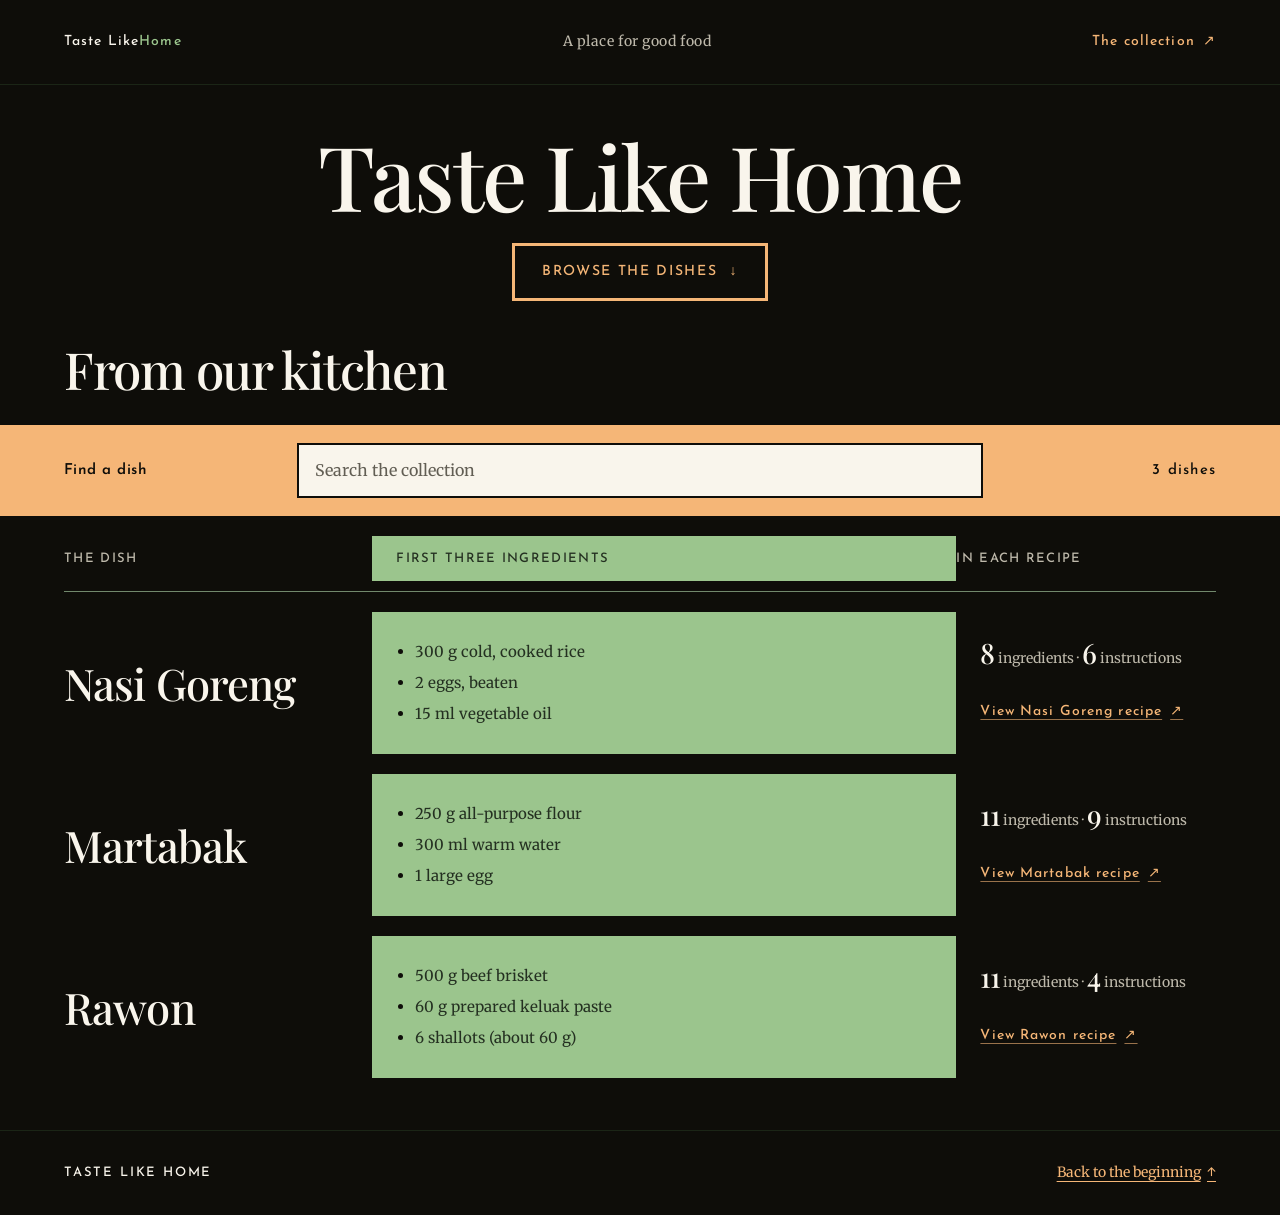
<file: index.html>
<!DOCTYPE html>
<html lang="en">
<head>
    <meta charset="UTF-8">
    <meta name="viewport" content="width=device-width, initial-scale=1.0">
    <meta name="theme-color" content="#0e0d09">
    <meta name="description" content="A small collection of Indonesian recipes.">
    <title>Taste Like Home — A place for good food</title>
    <link rel="preconnect" href="https://fonts.googleapis.com">
    <link rel="preconnect" href="https://fonts.gstatic.com" crossorigin>
    <link href="https://fonts.googleapis.com/css2?family=Josefin+Sans:wght@400;500;600&family=Merriweather:ital,wght@0,400;0,500;1,400&family=Playfair+Display:ital,wght@0,500;0,600;0,700;1,500&display=swap" rel="stylesheet">
    <link rel="stylesheet" href="index.css">
    <script src="app.js" defer></script>
</head>
<body id="top">
    <a class="skip-link" href="#main-content">Skip to the collection</a>
    <div class="site-shell">
        <header class="site-header">
            <a class="site-brand type-label" href="#top" aria-label="Taste Like Home, top of page">
                Taste Like <span>Home</span>
            </a>
            <p class="site-tagline type-small">A place for good food</p>
            <a class="header-link type-label" href="#recipes">The collection <span aria-hidden="true">↗</span></a>
        </header>

        <main id="main-content">
            <section class="home-hero" aria-labelledby="page-title">
                <h1 class="home-title type-display" id="page-title">Taste Like Home</h1>
                <a class="browse-link type-label" href="#recipes">
                    Browse the dishes <span aria-hidden="true">↓</span>
                </a>
            </section>

            <section class="collection-section" id="recipes" aria-labelledby="collection-title">
                <div class="collection-intro">
                    <h2 class="collection-title type-heading" id="collection-title">From our kitchen</h2>
                </div>

                <div class="search-panel">
                    <div class="search-panel-inner">
                        <label class="search-label type-label" for="recipe-search">Find a dish</label>
                        <input class="search-input type-body" id="recipe-search" type="search" placeholder="Search the collection" autocomplete="off" aria-controls="recipe-grid">
                        <p class="search-status type-label" id="search-status" aria-live="polite">3 dishes</p>
                    </div>
                </div>

                <div class="collection-inner">
                    <div class="collection-columns type-label" aria-hidden="true">
                        <span>The dish</span>
                        <span class="ingredient-column-label">First three ingredients</span>
                        <span>In each recipe</span>
                    </div>

                    <div class="recipe-list" id="recipe-grid" aria-label="Recipe collection">
                        <article class="collection-entry" data-search="nasi goreng recipe explore recipe a recipe for the table">
                            <h3 class="entry-title type-heading">
                                <a href="recipes/nasigoreng.html">Nasi Goreng</a>
                            </h3>
                            <ul class="ingredient-excerpt type-body" aria-label="First three ingredients">
                                <li>300 g cold, cooked rice</li>
                                <li>2 eggs, beaten</li>
                                <li>15 ml vegetable oil</li>
                            </ul>
                            <div class="entry-meta">
                                <p class="entry-count type-body"><strong>8</strong> ingredients <span aria-hidden="true">·</span> <strong>6</strong> instructions</p>
                                <a class="entry-link type-label" href="recipes/nasigoreng.html">View Nasi Goreng recipe <span aria-hidden="true">↗</span></a>
                            </div>
                        </article>

                        <article class="collection-entry" data-search="martabak recipe discover view the recipe">
                            <h3 class="entry-title type-heading">
                                <a href="recipes/martabak.html">Martabak</a>
                            </h3>
                            <ul class="ingredient-excerpt type-body" aria-label="First three ingredients">
                                <li>250 g all-purpose flour</li>
                                <li>300 ml warm water</li>
                                <li>1 large egg</li>
                            </ul>
                            <div class="entry-meta">
                                <p class="entry-count type-body"><strong>11</strong> ingredients <span aria-hidden="true">·</span> <strong>9</strong> instructions</p>
                                <a class="entry-link type-label" href="recipes/martabak.html">View Martabak recipe <span aria-hidden="true">↗</span></a>
                            </div>
                        </article>

                        <article class="collection-entry" data-search="rawon recipe discover view the recipe">
                            <h3 class="entry-title type-heading">
                                <a href="recipes/rawon.html">Rawon</a>
                            </h3>
                            <ul class="ingredient-excerpt type-body" aria-label="First three ingredients">
                                <li>500 g beef brisket</li>
                                <li>60 g prepared keluak paste</li>
                                <li>6 shallots (about 60 g)</li>
                            </ul>
                            <div class="entry-meta">
                                <p class="entry-count type-body"><strong>11</strong> ingredients <span aria-hidden="true">·</span> <strong>4</strong> instructions</p>
                                <a class="entry-link type-label" href="recipes/rawon.html">View Rawon recipe <span aria-hidden="true">↗</span></a>
                            </div>
                        </article>
                    </div>

                    <p class="empty-search type-body" id="empty-search" aria-live="polite" hidden>No dishes found. Try another search.</p>
                </div>
            </section>
        </main>

        <footer class="site-footer">
            <p class="footer-brand type-label">Taste Like Home</p>
            <a class="back-to-top type-small" href="#top">Back to the beginning <span aria-hidden="true">↑</span></a>
        </footer>
    </div>
</body>
</html>
</file>
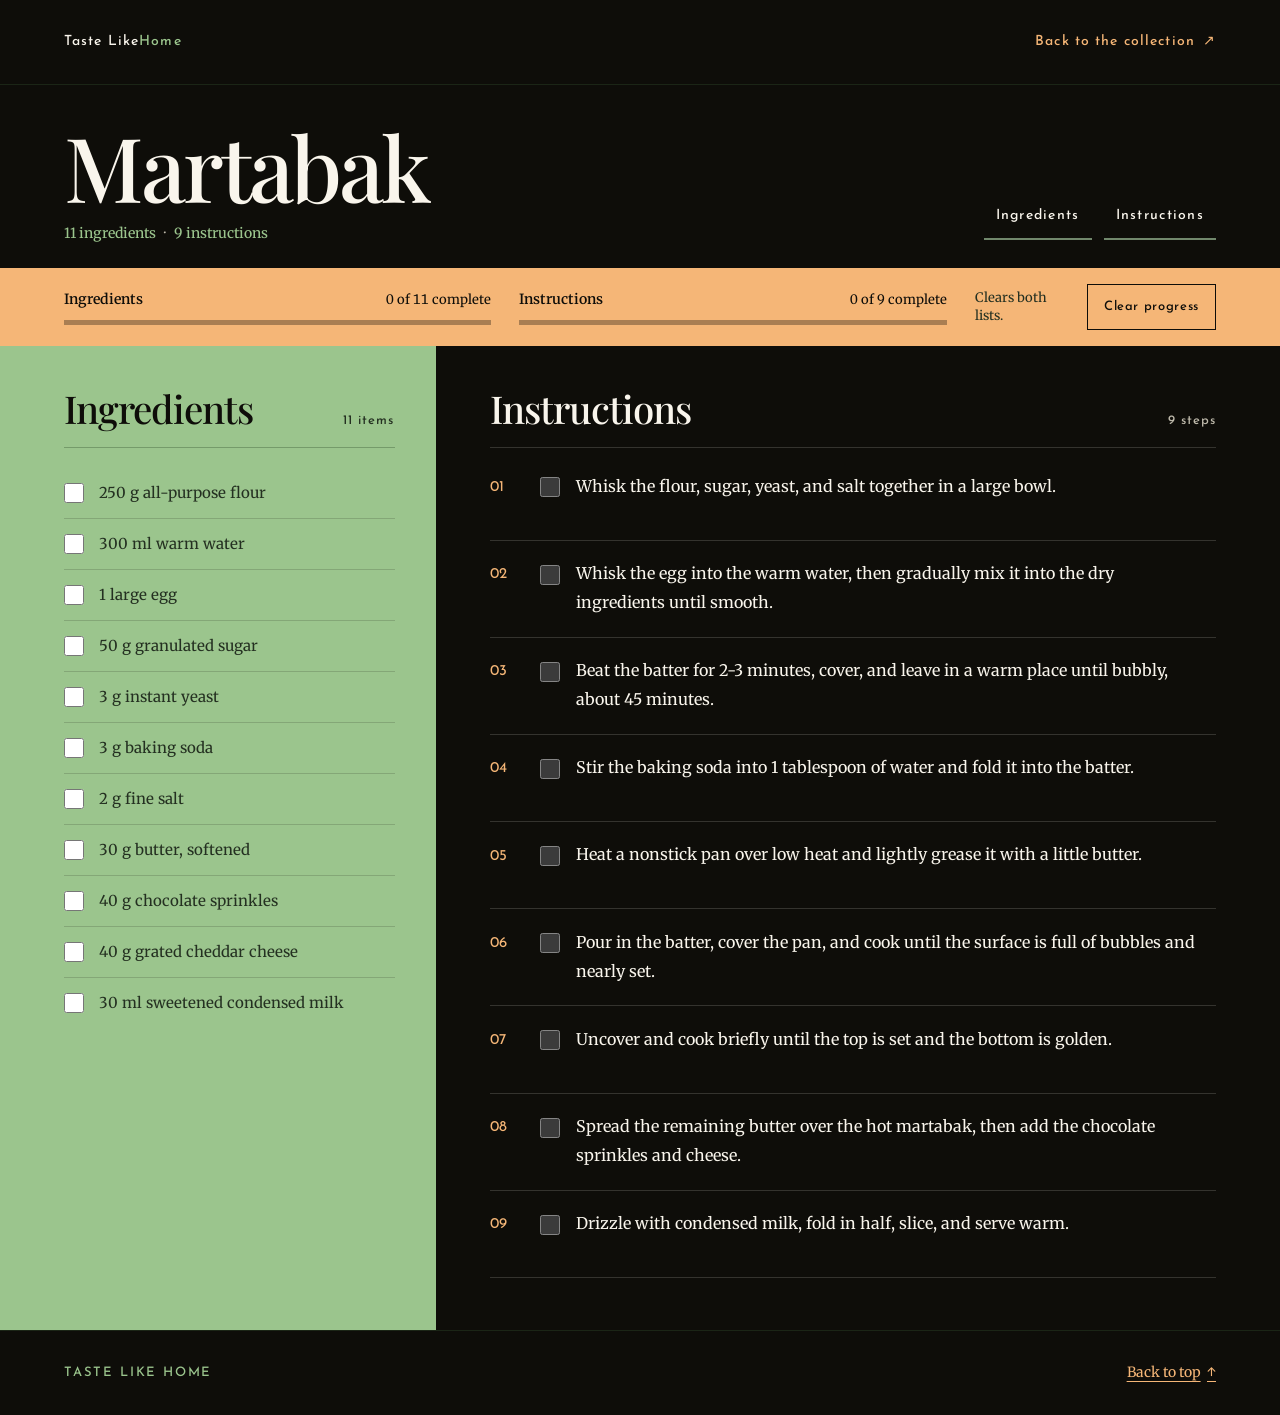
<file: recipes/martabak.html>
<!DOCTYPE html>
<html lang="en">
<head>
    <meta charset="UTF-8">
    <meta name="viewport" content="width=device-width, initial-scale=1.0">
    <meta name="theme-color" content="#0e0d09">
    <meta name="description" content="Ingredients and cooking instructions for Martabak.">
    <title>Martabak Recipe | Taste Like Home</title>
    <link rel="preconnect" href="https://fonts.googleapis.com">
    <link rel="preconnect" href="https://fonts.gstatic.com" crossorigin>
    <link href="https://fonts.googleapis.com/css2?family=Josefin+Sans:wght@400;500;600&family=Merriweather:ital,wght@0,400;0,500;1,400&family=Playfair+Display:ital,wght@0,500;0,600;0,700;1,500&display=swap" rel="stylesheet">
    <link rel="stylesheet" href="../index.css">
    <link rel="stylesheet" href="recipe.css">
    <script src="../app.js" defer></script>
</head>
<body id="top">
    <a class="skip-link" href="#ingredients">Skip to ingredients</a>
    <div class="site-shell recipe-shell">
        <header class="site-header">
            <a class="site-brand type-label" href="../index.html" aria-label="Taste Like Home home">
                Taste Like <span>Home</span>
            </a>
            <a class="header-link type-label" href="../index.html#recipes">Back to the collection <span aria-hidden="true">↗</span></a>
        </header>

        <main id="main-content" class="recipe-main">
            <section class="recipe-head" aria-labelledby="recipe-title">
                <div class="recipe-title-group">
                    <h1 class="recipe-title type-display" id="recipe-title">Martabak</h1>
                    <p class="recipe-countline type-body"><strong>11 ingredients</strong><span aria-hidden="true">·</span><strong>9 instructions</strong></p>
                </div>
                <nav class="section-nav type-label" aria-label="Jump to recipe section">
                    <a href="#ingredients">Ingredients</a>
                    <a href="#instructions">Instructions</a>
                </nav>
            </section>

            <section class="progress-rail" aria-label="Checklist progress controls">
                <div class="progress-unit">
                    <div class="progress-topline">
                        <span class="progress-label">Ingredients</span>
                        <span class="progress-count" id="ingredients-count" aria-live="polite">0 of 11 complete</span>
                    </div>
                    <progress class="progress-bar" id="ingredients-progress" data-list-name="ingredients" aria-label="0 of 11 ingredients checked" max="11" value="0">0 of 11</progress>
                </div>
                <div class="progress-unit">
                    <div class="progress-topline">
                        <span class="progress-label">Instructions</span>
                        <span class="progress-count" id="instructions-count" aria-live="polite">0 of 9 complete</span>
                    </div>
                    <progress class="progress-bar" id="instructions-progress" data-list-name="instructions" aria-label="0 of 9 instructions checked" max="9" value="0">0 of 9</progress>
                </div>
                <div class="clear-utility">
                    <p class="clear-explainer type-small">Clears both lists.</p>
                    <button class="clear-progress type-label" id="clear-progress" type="button">Clear progress</button>
                </div>
            </section>

            <div class="recipe-spread">
                <section class="ingredient-panel" id="ingredients" aria-labelledby="ingredients-title">
                    <div class="section-heading">
                        <h2 class="type-heading" id="ingredients-title">Ingredients</h2>
                        <span class="list-meta type-label">11 items</span>
                    </div>
                    <ul class="ingredient-list">
                        <li><label class="ingredient-row"><input data-group="ingredients" type="checkbox"><span>250 g all-purpose flour</span></label></li>
                        <li><label class="ingredient-row"><input data-group="ingredients" type="checkbox"><span>300 ml warm water</span></label></li>
                        <li><label class="ingredient-row"><input data-group="ingredients" type="checkbox"><span>1 large egg</span></label></li>
                        <li><label class="ingredient-row"><input data-group="ingredients" type="checkbox"><span>50 g granulated sugar</span></label></li>
                        <li><label class="ingredient-row"><input data-group="ingredients" type="checkbox"><span>3 g instant yeast</span></label></li>
                        <li><label class="ingredient-row"><input data-group="ingredients" type="checkbox"><span>3 g baking soda</span></label></li>
                        <li><label class="ingredient-row"><input data-group="ingredients" type="checkbox"><span>2 g fine salt</span></label></li>
                        <li><label class="ingredient-row"><input data-group="ingredients" type="checkbox"><span>30 g butter, softened</span></label></li>
                        <li><label class="ingredient-row"><input data-group="ingredients" type="checkbox"><span>40 g chocolate sprinkles</span></label></li>
                        <li><label class="ingredient-row"><input data-group="ingredients" type="checkbox"><span>40 g grated cheddar cheese</span></label></li>
                        <li><label class="ingredient-row"><input data-group="ingredients" type="checkbox"><span>30 ml sweetened condensed milk</span></label></li>
                    </ul>
                </section>

                <section class="instruction-panel" id="instructions" aria-labelledby="instructions-title">
                    <div class="section-heading section-heading--dark">
                        <h2 class="type-heading" id="instructions-title">Instructions</h2>
                        <span class="list-meta type-label">9 steps</span>
                    </div>
                    <ol class="instruction-list">
                        <li><label class="step-row"><input data-group="instructions" type="checkbox"><span>Whisk the flour, sugar, yeast, and salt together in a large bowl.</span></label></li>
                        <li><label class="step-row"><input data-group="instructions" type="checkbox"><span>Whisk the egg into the warm water, then gradually mix it into the dry ingredients until smooth.</span></label></li>
                        <li><label class="step-row"><input data-group="instructions" type="checkbox"><span>Beat the batter for 2-3 minutes, cover, and leave in a warm place until bubbly, about 45 minutes.</span></label></li>
                        <li><label class="step-row"><input data-group="instructions" type="checkbox"><span>Stir the baking soda into 1 tablespoon of water and fold it into the batter.</span></label></li>
                        <li><label class="step-row"><input data-group="instructions" type="checkbox"><span>Heat a nonstick pan over low heat and lightly grease it with a little butter.</span></label></li>
                        <li><label class="step-row"><input data-group="instructions" type="checkbox"><span>Pour in the batter, cover the pan, and cook until the surface is full of bubbles and nearly set.</span></label></li>
                        <li><label class="step-row"><input data-group="instructions" type="checkbox"><span>Uncover and cook briefly until the top is set and the bottom is golden.</span></label></li>
                        <li><label class="step-row"><input data-group="instructions" type="checkbox"><span>Spread the remaining butter over the hot martabak, then add the chocolate sprinkles and cheese.</span></label></li>
                        <li><label class="step-row"><input data-group="instructions" type="checkbox"><span>Drizzle with condensed milk, fold in half, slice, and serve warm.</span></label></li>
                    </ol>
                </section>
            </div>
        </main>

        <footer class="site-footer recipe-footer">
            <p class="footer-brand type-label">Taste Like Home</p>
            <a class="back-to-top type-small" href="#top">Back to top <span aria-hidden="true">↑</span></a>
        </footer>
    </div>
</body>
</html>
</file>
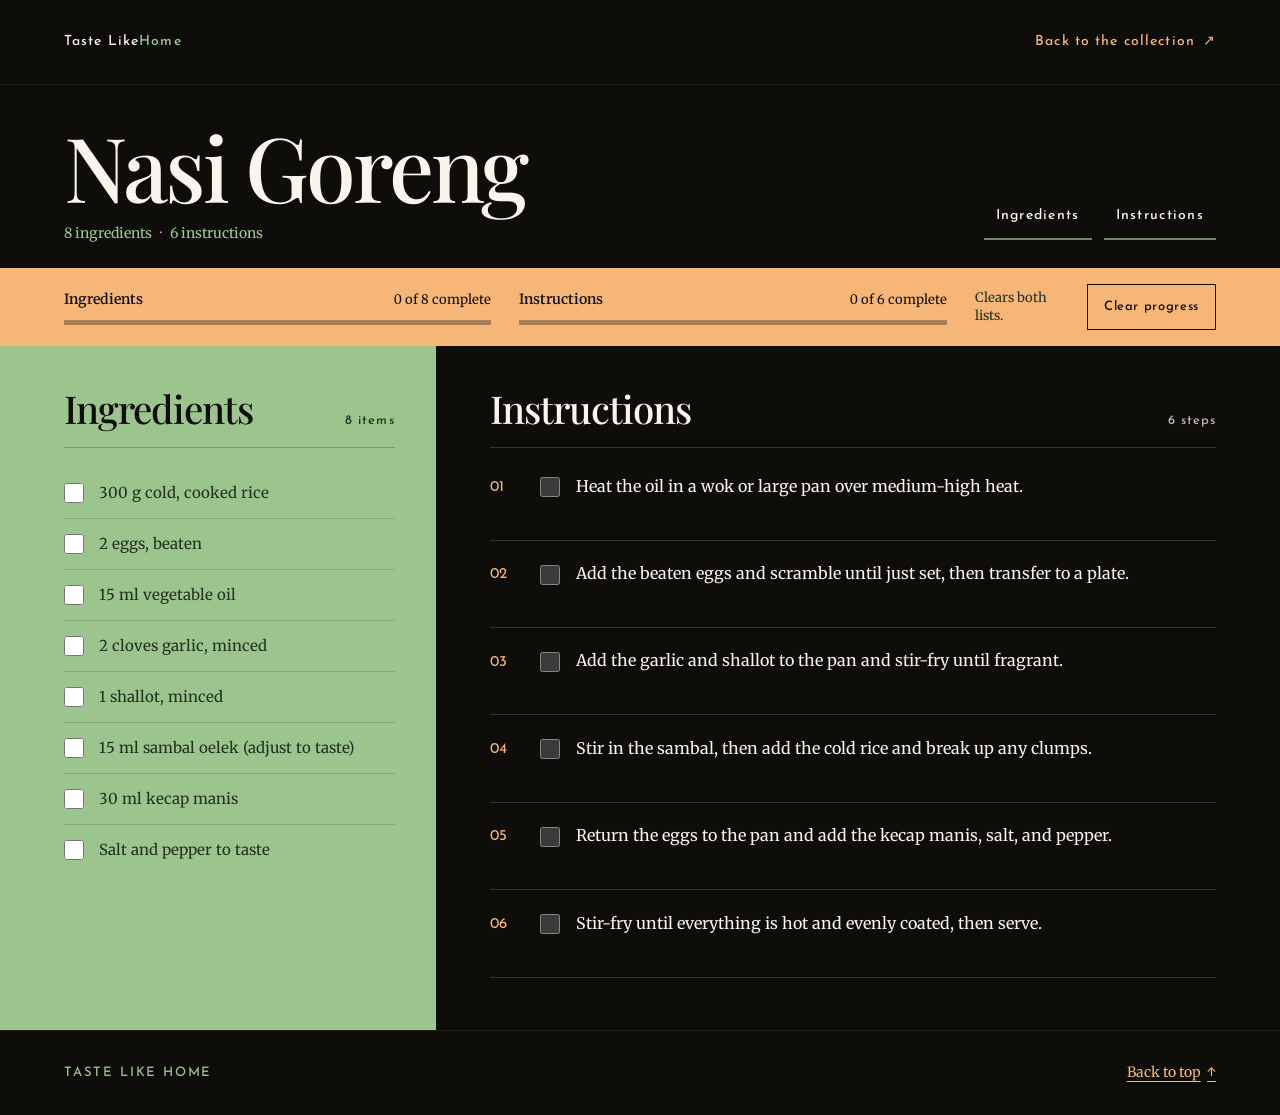
<file: recipes/nasigoreng.html>
<!DOCTYPE html>
<html lang="en">
<head>
    <meta charset="UTF-8">
    <meta name="viewport" content="width=device-width, initial-scale=1.0">
    <meta name="theme-color" content="#0e0d09">
    <meta name="description" content="Ingredients and cooking instructions for Nasi Goreng.">
    <title>Nasi Goreng Recipe | Taste Like Home</title>
    <link rel="preconnect" href="https://fonts.googleapis.com">
    <link rel="preconnect" href="https://fonts.gstatic.com" crossorigin>
    <link href="https://fonts.googleapis.com/css2?family=Josefin+Sans:wght@400;500;600&family=Merriweather:ital,wght@0,400;0,500;1,400&family=Playfair+Display:ital,wght@0,500;0,600;0,700;1,500&display=swap" rel="stylesheet">
    <link rel="stylesheet" href="../index.css">
    <link rel="stylesheet" href="recipe.css">
    <script src="../app.js" defer></script>
</head>
<body id="top">
    <a class="skip-link" href="#ingredients">Skip to ingredients</a>
    <div class="site-shell recipe-shell">
        <header class="site-header">
            <a class="site-brand type-label" href="../index.html" aria-label="Taste Like Home home">
                Taste Like <span>Home</span>
            </a>
            <a class="header-link type-label" href="../index.html#recipes">Back to the collection <span aria-hidden="true">↗</span></a>
        </header>

        <main id="main-content" class="recipe-main">
            <section class="recipe-head" aria-labelledby="recipe-title">
                <div class="recipe-title-group">
                    <h1 class="recipe-title type-display" id="recipe-title">Nasi Goreng</h1>
                    <p class="recipe-countline type-body"><strong>8 ingredients</strong><span aria-hidden="true">·</span><strong>6 instructions</strong></p>
                </div>
                <nav class="section-nav type-label" aria-label="Jump to recipe section">
                    <a href="#ingredients">Ingredients</a>
                    <a href="#instructions">Instructions</a>
                </nav>
            </section>

            <section class="progress-rail" aria-label="Checklist progress controls">
                <div class="progress-unit">
                    <div class="progress-topline">
                        <span class="progress-label">Ingredients</span>
                        <span class="progress-count" id="ingredients-count" aria-live="polite">0 of 8 complete</span>
                    </div>
                    <progress class="progress-bar" id="ingredients-progress" data-list-name="ingredients" aria-label="0 of 8 ingredients checked" max="8" value="0">0 of 8</progress>
                </div>
                <div class="progress-unit">
                    <div class="progress-topline">
                        <span class="progress-label">Instructions</span>
                        <span class="progress-count" id="instructions-count" aria-live="polite">0 of 6 complete</span>
                    </div>
                    <progress class="progress-bar" id="instructions-progress" data-list-name="instructions" aria-label="0 of 6 instructions checked" max="6" value="0">0 of 6</progress>
                </div>
                <div class="clear-utility">
                    <p class="clear-explainer type-small">Clears both lists.</p>
                    <button class="clear-progress type-label" id="clear-progress" type="button">Clear progress</button>
                </div>
            </section>

            <div class="recipe-spread">
                <section class="ingredient-panel" id="ingredients" aria-labelledby="ingredients-title">
                    <div class="section-heading">
                        <h2 class="type-heading" id="ingredients-title">Ingredients</h2>
                        <span class="list-meta type-label">8 items</span>
                    </div>
                    <ul class="ingredient-list">
                        <li><label class="ingredient-row"><input data-group="ingredients" type="checkbox"><span>300 g cold, cooked rice</span></label></li>
                        <li><label class="ingredient-row"><input data-group="ingredients" type="checkbox"><span>2 eggs, beaten</span></label></li>
                        <li><label class="ingredient-row"><input data-group="ingredients" type="checkbox"><span>15 ml vegetable oil</span></label></li>
                        <li><label class="ingredient-row"><input data-group="ingredients" type="checkbox"><span>2 cloves garlic, minced</span></label></li>
                        <li><label class="ingredient-row"><input data-group="ingredients" type="checkbox"><span>1 shallot, minced</span></label></li>
                        <li><label class="ingredient-row"><input data-group="ingredients" type="checkbox"><span>15 ml sambal oelek (adjust to taste)</span></label></li>
                        <li><label class="ingredient-row"><input data-group="ingredients" type="checkbox"><span>30 ml kecap manis</span></label></li>
                        <li><label class="ingredient-row"><input data-group="ingredients" type="checkbox"><span>Salt and pepper to taste</span></label></li>
                    </ul>
                </section>

                <section class="instruction-panel" id="instructions" aria-labelledby="instructions-title">
                    <div class="section-heading section-heading--dark">
                        <h2 class="type-heading" id="instructions-title">Instructions</h2>
                        <span class="list-meta type-label">6 steps</span>
                    </div>
                    <ol class="instruction-list">
                        <li><label class="step-row"><input data-group="instructions" type="checkbox"><span>Heat the oil in a wok or large pan over medium-high heat.</span></label></li>
                        <li><label class="step-row"><input data-group="instructions" type="checkbox"><span>Add the beaten eggs and scramble until just set, then transfer to a plate.</span></label></li>
                        <li><label class="step-row"><input data-group="instructions" type="checkbox"><span>Add the garlic and shallot to the pan and stir-fry until fragrant.</span></label></li>
                        <li><label class="step-row"><input data-group="instructions" type="checkbox"><span>Stir in the sambal, then add the cold rice and break up any clumps.</span></label></li>
                        <li><label class="step-row"><input data-group="instructions" type="checkbox"><span>Return the eggs to the pan and add the kecap manis, salt, and pepper.</span></label></li>
                        <li><label class="step-row"><input data-group="instructions" type="checkbox"><span>Stir-fry until everything is hot and evenly coated, then serve.</span></label></li>
                    </ol>
                </section>
            </div>
        </main>

        <footer class="site-footer recipe-footer">
            <p class="footer-brand type-label">Taste Like Home</p>
            <a class="back-to-top type-small" href="#top">Back to top <span aria-hidden="true">↑</span></a>
        </footer>
    </div>
</body>
</html>
</file>
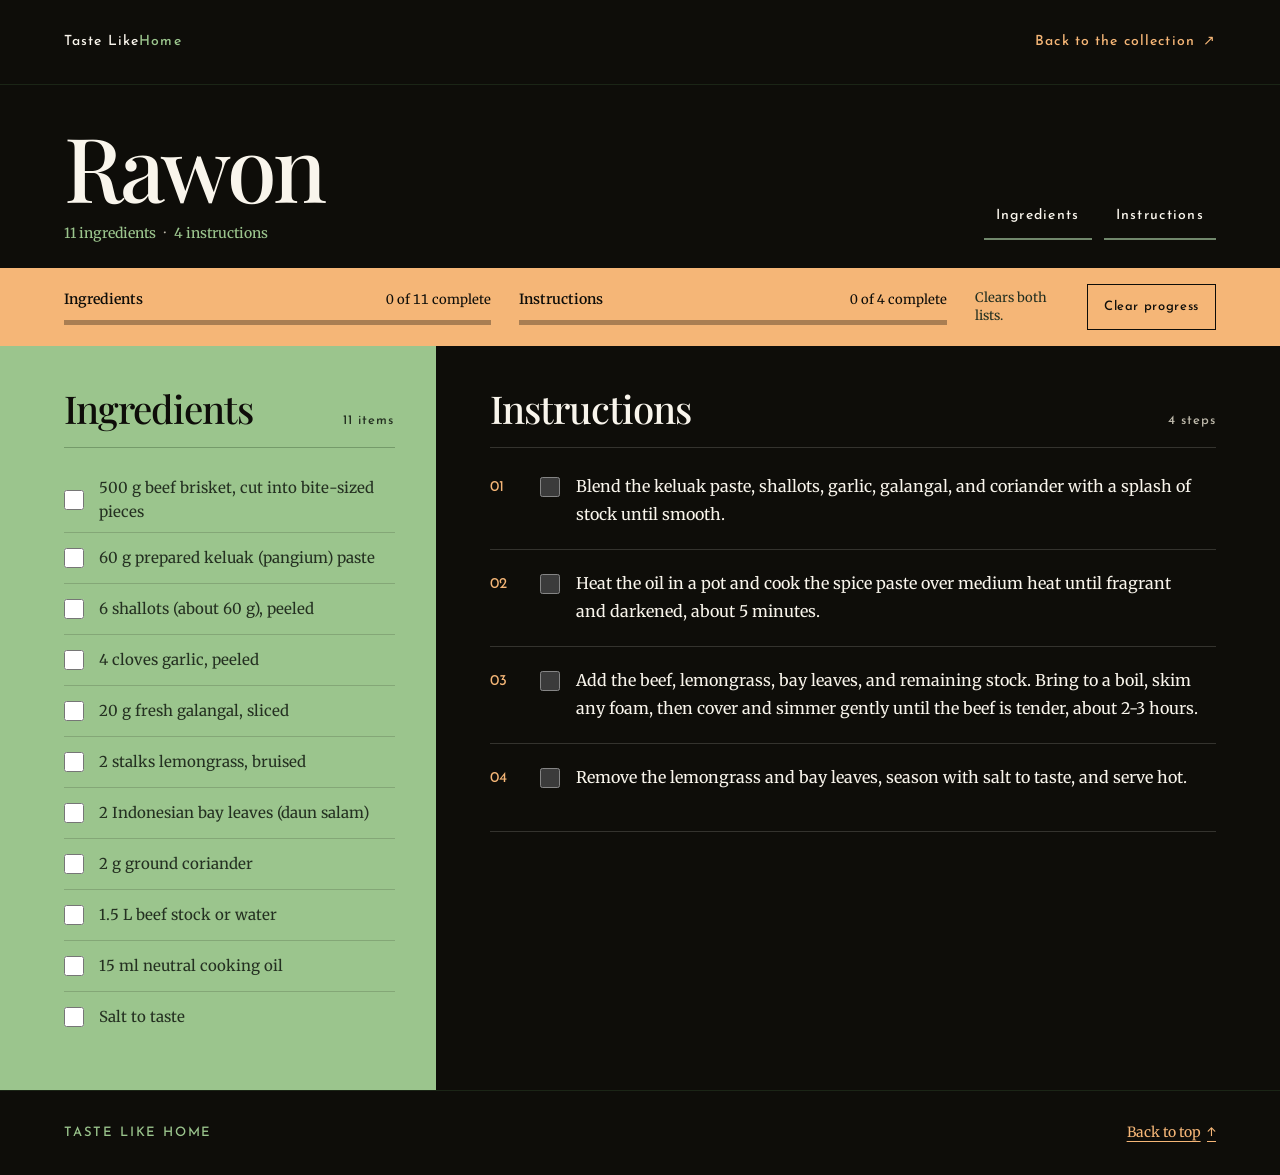
<file: recipes/rawon.html>
<!DOCTYPE html>
<html lang="en">
<head>
    <meta charset="UTF-8">
    <meta name="viewport" content="width=device-width, initial-scale=1.0">
    <meta name="theme-color" content="#0e0d09">
    <meta name="description" content="Ingredients and cooking instructions for Rawon.">
    <title>Rawon Recipe | Taste Like Home</title>
    <link rel="preconnect" href="https://fonts.googleapis.com">
    <link rel="preconnect" href="https://fonts.gstatic.com" crossorigin>
    <link href="https://fonts.googleapis.com/css2?family=Josefin+Sans:wght@400;500;600&family=Merriweather:ital,wght@0,400;0,500;1,400&family=Playfair+Display:ital,wght@0,500;0,600;0,700;1,500&display=swap" rel="stylesheet">
    <link rel="stylesheet" href="../index.css">
    <link rel="stylesheet" href="recipe.css">
    <script src="../app.js" defer></script>
</head>
<body id="top">
    <a class="skip-link" href="#ingredients">Skip to ingredients</a>
    <div class="site-shell recipe-shell">
        <header class="site-header">
            <a class="site-brand type-label" href="../index.html" aria-label="Taste Like Home home">
                Taste Like <span>Home</span>
            </a>
            <a class="header-link type-label" href="../index.html#recipes">Back to the collection <span aria-hidden="true">↗</span></a>
        </header>

        <main id="main-content" class="recipe-main">
            <section class="recipe-head" aria-labelledby="recipe-title">
                <div class="recipe-title-group">
                    <h1 class="recipe-title type-display" id="recipe-title">Rawon</h1>
                    <p class="recipe-countline type-body"><strong>11 ingredients</strong><span aria-hidden="true">·</span><strong>4 instructions</strong></p>
                </div>
                <nav class="section-nav type-label" aria-label="Jump to recipe section">
                    <a href="#ingredients">Ingredients</a>
                    <a href="#instructions">Instructions</a>
                </nav>
            </section>

            <section class="progress-rail" aria-label="Checklist progress controls">
                <div class="progress-unit">
                    <div class="progress-topline">
                        <span class="progress-label">Ingredients</span>
                        <span class="progress-count" id="ingredients-count" aria-live="polite">0 of 11 complete</span>
                    </div>
                    <progress class="progress-bar" id="ingredients-progress" data-list-name="ingredients" aria-label="0 of 11 ingredients checked" max="11" value="0">0 of 11</progress>
                </div>
                <div class="progress-unit">
                    <div class="progress-topline">
                        <span class="progress-label">Instructions</span>
                        <span class="progress-count" id="instructions-count" aria-live="polite">0 of 4 complete</span>
                    </div>
                    <progress class="progress-bar" id="instructions-progress" data-list-name="instructions" aria-label="0 of 4 instructions checked" max="4" value="0">0 of 4</progress>
                </div>
                <div class="clear-utility">
                    <p class="clear-explainer type-small">Clears both lists.</p>
                    <button class="clear-progress type-label" id="clear-progress" type="button">Clear progress</button>
                </div>
            </section>

            <div class="recipe-spread">
                <section class="ingredient-panel" id="ingredients" aria-labelledby="ingredients-title">
                    <div class="section-heading">
                        <h2 class="type-heading" id="ingredients-title">Ingredients</h2>
                        <span class="list-meta type-label">11 items</span>
                    </div>
                    <ul class="ingredient-list">
                        <li><label class="ingredient-row"><input data-group="ingredients" type="checkbox"><span>500 g beef brisket, cut into bite-sized pieces</span></label></li>
                        <li><label class="ingredient-row"><input data-group="ingredients" type="checkbox"><span>60 g prepared keluak (pangium) paste</span></label></li>
                        <li><label class="ingredient-row"><input data-group="ingredients" type="checkbox"><span>6 shallots (about 60 g), peeled</span></label></li>
                        <li><label class="ingredient-row"><input data-group="ingredients" type="checkbox"><span>4 cloves garlic, peeled</span></label></li>
                        <li><label class="ingredient-row"><input data-group="ingredients" type="checkbox"><span>20 g fresh galangal, sliced</span></label></li>
                        <li><label class="ingredient-row"><input data-group="ingredients" type="checkbox"><span>2 stalks lemongrass, bruised</span></label></li>
                        <li><label class="ingredient-row"><input data-group="ingredients" type="checkbox"><span>2 Indonesian bay leaves (daun salam)</span></label></li>
                        <li><label class="ingredient-row"><input data-group="ingredients" type="checkbox"><span>2 g ground coriander</span></label></li>
                        <li><label class="ingredient-row"><input data-group="ingredients" type="checkbox"><span>1.5 L beef stock or water</span></label></li>
                        <li><label class="ingredient-row"><input data-group="ingredients" type="checkbox"><span>15 ml neutral cooking oil</span></label></li>
                        <li><label class="ingredient-row"><input data-group="ingredients" type="checkbox"><span>Salt to taste</span></label></li>
                    </ul>
                </section>

                <section class="instruction-panel" id="instructions" aria-labelledby="instructions-title">
                    <div class="section-heading section-heading--dark">
                        <h2 class="type-heading" id="instructions-title">Instructions</h2>
                        <span class="list-meta type-label">4 steps</span>
                    </div>
                    <ol class="instruction-list">
                        <li><label class="step-row"><input data-group="instructions" type="checkbox"><span>Blend the keluak paste, shallots, garlic, galangal, and coriander with a splash of stock until smooth.</span></label></li>
                        <li><label class="step-row"><input data-group="instructions" type="checkbox"><span>Heat the oil in a pot and cook the spice paste over medium heat until fragrant and darkened, about 5 minutes.</span></label></li>
                        <li><label class="step-row"><input data-group="instructions" type="checkbox"><span>Add the beef, lemongrass, bay leaves, and remaining stock. Bring to a boil, skim any foam, then cover and simmer gently until the beef is tender, about 2-3 hours.</span></label></li>
                        <li><label class="step-row"><input data-group="instructions" type="checkbox"><span>Remove the lemongrass and bay leaves, season with salt to taste, and serve hot.</span></label></li>
                    </ol>
                </section>
            </div>
        </main>

        <footer class="site-footer recipe-footer">
            <p class="footer-brand type-label">Taste Like Home</p>
            <a class="back-to-top type-small" href="#top">Back to top <span aria-hidden="true">↑</span></a>
        </footer>
    </div>
</body>
</html>
</file>
<file: index.css>
:root {
    color-scheme: dark;
    --color-ink: #0e0d09;
    --color-paper: #f9f5ec;
    --color-matcha: #9bc58d;
    --color-peach: #f5b677;
    --color-sage: #71886c;
    --color-muted: #beb9ab;
    --color-body-muted: #625e54;
    --color-paper-soft: #c3bfb5;
    --color-ink-soft: #243021;
    --color-matcha-rule: rgb(52 80 45 / 36%);
    --color-peach-rule: rgb(245 182 119 / 60%);
    --color-ink-overlay: rgb(14 13 9 / 72%);
    --color-paper-edge: rgb(249 245 236 / 16%);
    --font-display: "Playfair Display", Georgia, serif;
    --font-body: "Merriweather", Georgia, serif;
    --font-label: "Josefin Sans", Arial, sans-serif;
    --font-size-body: 1rem;
    --font-size-small: 0.875rem;
    --font-size-label: 0.875rem;
    --tracking-label: 0.08em;
    --tracking-display: -0.025em;
    --line-height-body: 1.7;
    --shadow-card: 0 1px 2px rgb(14 13 9 / 12%);
    --content-width: 1280px;
    --page-gutter: clamp(1.25rem, 5vw, 4rem);
}

*,
*::before,
*::after {
    box-sizing: border-box;
}

html {
    scroll-behavior: smooth;
    scroll-padding-top: 1rem;
}

body {
    min-width: 320px;
    margin: 0;
    background: var(--color-ink);
    color: var(--color-paper);
    font-family: var(--font-body);
    line-height: var(--line-height-body);
}

a {
    color: inherit;
}

button,
input {
    font: inherit;
}

.skip-link {
    position: fixed;
    z-index: 10;
    top: 1rem;
    left: 1rem;
    padding: 0.75rem 1rem;
    transform: translateY(-160%);
    background: var(--color-peach);
    color: var(--color-ink);
    font-family: var(--font-label);
    text-decoration: none;
}

.skip-link:focus {
    transform: translateY(0);
}

.site-shell {
    overflow-x: clip;
}

.type-display,
.type-heading,
.type-label,
.type-body,
.type-small {
    margin-top: 0;
}

.type-display,
.type-heading {
    font-family: var(--font-display);
    font-weight: 500;
}

.type-label {
    font-family: var(--font-label);
    font-weight: 500;
    letter-spacing: var(--tracking-label);
}

.type-body {
    font-family: var(--font-body);
    font-size: var(--font-size-body);
    font-weight: 400;
}

.type-small {
    font-family: var(--font-body);
    font-size: var(--font-size-small);
}

.site-header {
    display: flex;
    width: min(100%, 1320px);
    min-height: 76px;
    align-items: center;
    justify-content: space-between;
    gap: 1.5rem;
    margin: 0 auto;
    padding: 1.25rem var(--page-gutter);
    border-bottom: 1px solid var(--color-matcha-rule);
}

.site-brand,
.header-link {
    font-size: var(--font-size-label);
    text-decoration: none;
}

.site-brand {
    display: inline-flex;
    min-height: 44px;
    align-items: center;
    white-space: nowrap;
}

.site-brand span {
    color: var(--color-matcha);
}

.site-tagline {
    margin-bottom: 0;
    color: var(--color-muted);
    letter-spacing: 0.04em;
}

.header-link {
    display: inline-flex;
    min-height: 44px;
    align-items: center;
    gap: 0.5rem;
    color: var(--color-peach);
    white-space: nowrap;
}

.home-hero {
    padding: 2.75rem 1.5rem 2.5rem;
    text-align: center;
}

.home-title {
    margin: 0;
    color: var(--color-paper);
    font-size: clamp(3.5rem, 7vw, 6rem);
    letter-spacing: var(--tracking-display);
    line-height: 1.03;
}

.browse-link {
    display: inline-flex;
    min-height: 58px;
    align-items: center;
    justify-content: center;
    gap: 0.75rem;
    margin: 1.35rem auto 0;
    border: 3px solid var(--color-peach);
    padding: 0.8rem 1.7rem;
    color: var(--color-peach);
    font-size: var(--font-size-label);
    letter-spacing: 0.12em;
    text-decoration: none;
    text-transform: uppercase;
    transition: background-color 180ms ease, color 180ms ease;
}

.browse-link:hover {
    background: var(--color-peach);
    color: var(--color-ink);
}

.collection-section {
    padding: 0 0 3.25rem;
    scroll-margin-top: 1rem;
}

.collection-intro,
.collection-inner {
    width: min(100%, var(--content-width));
    margin-inline: auto;
    padding-inline: var(--page-gutter);
}

.collection-intro {
    display: grid;
    grid-template-columns: minmax(0, 1fr) minmax(240px, 0.72fr);
    align-items: end;
    gap: 2rem;
    margin-bottom: 1.75rem;
}

.collection-title {
    margin-bottom: 0;
    color: var(--color-paper);
    font-size: clamp(2.25rem, 4vw, 3.5rem);
    letter-spacing: var(--tracking-display);
    line-height: 1.1;
}

.collection-note {
    max-width: 44ch;
    margin-bottom: 0.2rem;
    color: var(--color-paper-soft);
    font-size: 0.9375rem;
    line-height: 1.75;
}

.search-panel {
    margin-bottom: 1.25rem;
    padding: 1.125rem var(--page-gutter);
    background: var(--color-peach);
    color: var(--color-ink);
}

.search-panel-inner {
    display: grid;
    width: min(100%, var(--content-width));
    grid-template-columns: minmax(140px, 0.55fr) minmax(220px, 1.8fr) minmax(135px, 0.55fr);
    align-items: center;
    gap: 1rem 1.5rem;
    margin: 0 auto;
}

.search-label {
    font-size: 0.9375rem;
    font-weight: 600;
    letter-spacing: 0.03em;
}

.search-input {
    width: 100%;
    min-width: 0;
    min-height: 52px;
    color-scheme: light;
    border: 2px solid var(--color-ink);
    border-radius: 0;
    padding: 0.75rem 1rem;
    background: var(--color-paper);
    color: var(--color-ink);
    font-size: 1rem;
}

.search-input::placeholder {
    color: var(--color-body-muted);
    opacity: 1;
}

.search-input:focus-visible {
    outline: 3px solid var(--color-ink);
    outline-offset: 3px;
}

.search-status {
    margin-bottom: 0;
    font-size: 0.9375rem;
    font-variant-numeric: tabular-nums;
    text-align: right;
}

.collection-columns,
.collection-entry {
    display: grid;
    grid-template-columns: minmax(0, 0.95fr) minmax(0, 1.8fr) minmax(200px, 0.8fr);
    align-items: stretch;
}

.collection-columns {
    align-items: center;
    gap: 0;
    border-bottom: 1px solid var(--color-sage);
    padding-bottom: 0.65rem;
    color: var(--color-muted);
    font-size: 0.8125rem;
    letter-spacing: 0.1em;
    text-transform: uppercase;
}

.ingredient-column-label {
    padding: 0.7rem 1.5rem;
    background: var(--color-matcha);
    color: var(--color-ink-soft);
}

.recipe-list {
    display: grid;
    gap: 1.25rem;
    padding-top: 1.25rem;
}

.collection-entry[hidden] {
    display: none;
}

.collection-entry {
    min-width: 0;
    gap: 0;
}

.entry-title {
    display: flex;
    align-items: center;
    min-width: 0;
    margin-bottom: 0;
    padding: 1.25rem 1.25rem 1.25rem 0;
    font-size: clamp(2rem, 3.4vw, 3rem);
    letter-spacing: -0.02em;
    line-height: 1.07;
}

.entry-title a {
    text-decoration: none;
    text-decoration-color: var(--color-peach);
    text-underline-offset: 0.15em;
}

.entry-title a:hover {
    color: var(--color-peach);
    text-decoration: underline;
}

.ingredient-excerpt {
    display: flex;
    min-width: 0;
    flex-direction: column;
    justify-content: center;
    gap: 0.45rem;
    margin: 0;
    padding: 1.1rem 1.5rem 1.1rem 2.7rem;
    background: var(--color-matcha);
    color: var(--color-ink-soft);
    font-size: 0.9375rem;
    line-height: 1.6;
}

.ingredient-excerpt li::marker {
    color: var(--color-ink);
}

.entry-meta {
    display: flex;
    min-width: 0;
    flex-direction: column;
    justify-content: space-between;
    gap: 1rem;
    padding: 1.25rem 0 1.25rem 1.5rem;
}

.entry-count {
    margin-bottom: 0;
    color: var(--color-muted);
    font-size: 0.875rem;
    line-height: 1.5;
}

.entry-count strong {
    color: var(--color-paper);
    font-family: var(--font-display);
    font-size: 1.75rem;
    font-weight: 500;
    font-variant-numeric: tabular-nums;
    vertical-align: -0.04em;
}

.entry-link {
    display: inline-flex;
    min-height: 44px;
    align-items: center;
    gap: 0.5rem;
    color: var(--color-peach);
    font-size: 0.875rem;
    line-height: 1.4;
    text-decoration-color: var(--color-peach-rule);
    text-underline-offset: 0.3em;
}

.entry-link:hover {
    color: var(--color-paper);
    text-decoration-color: var(--color-paper);
}

.empty-search {
    margin: 1.25rem 0 0;
    border-top: 1px solid var(--color-sage);
    padding: 1.5rem 0;
    color: var(--color-paper);
    font-size: 1rem;
}

.empty-search[hidden] {
    display: none;
}

.site-footer {
    display: flex;
    width: min(100%, 1320px);
    min-height: 82px;
    align-items: center;
    justify-content: space-between;
    gap: 1rem;
    margin: 0 auto;
    border-top: 1px solid var(--color-matcha-rule);
    padding: 1.25rem var(--page-gutter);
    color: var(--color-muted);
}

.footer-brand {
    margin-bottom: 0;
    color: var(--color-paper);
    font-size: 0.8125rem;
    letter-spacing: 0.14em;
    text-transform: uppercase;
}

.back-to-top {
    display: inline-flex;
    min-height: 44px;
    align-items: center;
    gap: 0.4rem;
    color: var(--color-peach);
    text-underline-offset: 0.3em;
}

.back-to-top:hover {
    color: var(--color-paper);
}

.site-header a:focus-visible,
.site-footer a:focus-visible,
.browse-link:focus-visible,
.entry-title a:focus-visible,
.entry-link:focus-visible {
    outline: 3px solid var(--color-peach);
    outline-offset: 4px;
}

@media (max-width: 900px) {
    .search-panel-inner {
        grid-template-columns: minmax(130px, 0.5fr) minmax(180px, 1.7fr) minmax(115px, 0.5fr);
        gap: 0.875rem;
    }

    .collection-columns,
    .collection-entry {
        grid-template-columns: minmax(0, 0.8fr) minmax(0, 1.2fr);
    }

    .collection-columns span:last-child {
        display: none;
    }

    .entry-meta {
        grid-column: 1 / -1;
        flex-direction: row;
        align-items: center;
        border-top: 1px solid var(--color-matcha-rule);
        padding: 0.75rem 0 0;
    }
}

@media (max-width: 620px) {
    .site-header {
        min-height: 68px;
        gap: 0.75rem;
        padding-top: 0.75rem;
        padding-bottom: 0.75rem;
    }

    .site-brand,
    .header-link {
        font-size: 0.75rem;
        letter-spacing: 0.06em;
    }

    .site-tagline {
        display: none;
    }

    .home-hero {
        padding: 2rem 1rem 2rem;
    }

    .home-title {
        font-size: clamp(3.1rem, 12.5vw, 4.75rem);
        letter-spacing: -0.035em;
    }

    .browse-link {
        min-height: 54px;
        margin-top: 1rem;
        padding-inline: 1.1rem;
        font-size: 0.8125rem;
        letter-spacing: 0.08em;
    }

    .collection-intro,
    .collection-inner {
        padding-inline: 1.25rem;
    }

    .collection-intro {
        grid-template-columns: 1fr;
        gap: 0.5rem;
        margin-bottom: 1.25rem;
    }

    .collection-title {
        font-size: 2rem;
    }

    .collection-note {
        font-size: 0.875rem;
    }

    .search-panel {
        padding: 0.875rem 1.25rem 1rem;
    }

    .search-panel-inner {
        grid-template-columns: 1fr auto;
        gap: 0.5rem 0.75rem;
    }

    .search-label {
        font-size: 0.875rem;
    }

    .search-status {
        font-size: 0.875rem;
    }

    .search-input {
        min-height: 48px;
        grid-column: 1 / -1;
        font-size: 1rem;
    }

    .collection-columns {
        display: none;
    }

    .recipe-list {
        gap: 1.5rem;
        padding-top: 1.15rem;
    }

    .collection-entry {
        grid-template-columns: minmax(0, 1fr);
        gap: 0;
    }

    .entry-title {
        padding: 0 0 0.75rem;
        font-size: 2rem;
    }

    .ingredient-excerpt {
        gap: 0.35rem;
        padding: 0.85rem 1rem 0.85rem 2.15rem;
        font-size: 0.875rem;
    }

    .entry-meta {
        grid-column: auto;
        align-items: flex-start;
        flex-direction: column;
        gap: 0.25rem;
        border: 0;
        padding: 0.35rem 0 0;
    }

    .entry-count {
        font-size: 0.8125rem;
    }

    .entry-count strong {
        font-size: 1.5rem;
    }

    .entry-link {
        min-height: 44px;
        font-size: 0.8125rem;
    }

    .site-footer {
        min-height: 70px;
    }
}

@media (max-width: 360px) {
    .site-header,
    .site-footer {
        padding-inline: 1rem;
    }

    .collection-intro,
    .collection-inner {
        padding-inline: 1rem;
    }

    .header-link {
        font-size: 0.6875rem;
    }

    .home-title {
        font-size: 3rem;
    }
}

@media (prefers-reduced-motion: reduce) {
    html {
        scroll-behavior: auto;
    }

    *,
    *::before,
    *::after {
        scroll-behavior: auto !important;
        transition-duration: 0.01ms !important;
    }
}
</file>
<file: recipes/recipe.css>
.recipe-main {
    width: 100%;
}

.recipe-head {
    display: grid;
    width: min(100%, 1360px);
    grid-template-columns: minmax(0, 1fr) auto;
    align-items: end;
    gap: 2rem;
    margin: 0 auto;
    padding: 2.25rem var(--page-gutter) 1.5rem;
}

.recipe-title-group {
    min-width: 0;
}

.recipe-title {
    margin: 0;
    color: var(--color-paper);
    font-size: clamp(3.5rem, 7vw, 5.875rem);
    letter-spacing: -0.035em;
    line-height: 1;
    overflow-wrap: normal;
    word-break: normal;
}

.recipe-countline {
    display: flex;
    flex-wrap: wrap;
    align-items: center;
    gap: 0.5rem;
    margin: 0.75rem 0 0;
    color: var(--color-muted);
    font-size: 0.875rem;
    line-height: 1.5;
}

.recipe-countline strong {
    color: var(--color-matcha);
    font-weight: 500;
}

.section-nav {
    display: flex;
    align-items: center;
    gap: 0.75rem;
    padding-bottom: 0.25rem;
}

.section-nav a {
    display: inline-flex;
    min-height: 46px;
    align-items: center;
    border-bottom: 2px solid var(--color-sage);
    padding: 0 0.75rem;
    color: var(--color-paper);
    font-size: 0.875rem;
    text-decoration: none;
}

.section-nav a:hover {
    border-color: var(--color-peach);
    color: var(--color-peach);
}

.progress-rail {
    display: grid;
    width: 100%;
    grid-template-columns: minmax(0, 1fr) minmax(0, 1fr) auto;
    align-items: center;
    gap: 1.75rem;
    padding: 1rem var(--page-gutter);
    background: var(--color-peach);
    color: var(--color-ink);
}

.progress-unit {
    min-width: 0;
}

.progress-topline {
    display: flex;
    align-items: baseline;
    justify-content: space-between;
    gap: 0.75rem;
    margin-bottom: 0.5rem;
}

.progress-label {
    font-size: 0.875rem;
    font-weight: 600;
}

.progress-count {
    font-size: 0.8125rem;
    font-variant-numeric: tabular-nums;
    white-space: nowrap;
}

.progress-bar {
    display: block;
    width: 100%;
    height: 5px;
    appearance: none;
    border: 0;
    background: rgb(14 13 9 / 18%);
    color: var(--color-ink);
    accent-color: var(--color-ink);
}

.progress-bar::-webkit-progress-bar {
    background: rgb(14 13 9 / 18%);
}

.progress-bar::-webkit-progress-value,
.progress-bar::-moz-progress-bar {
    background: var(--color-ink);
}

.clear-utility {
    display: flex;
    align-items: center;
    gap: 1rem;
}

.clear-explainer {
    max-width: 12ch;
    margin-bottom: 0;
    color: var(--color-ink-soft);
    font-size: 0.8125rem;
    line-height: 1.35;
}

.clear-progress {
    min-height: 46px;
    border: 1px solid var(--color-ink);
    padding: 0 1rem;
    background: transparent;
    color: var(--color-ink);
    cursor: pointer;
    font-size: 0.8125rem;
    letter-spacing: 0.05em;
}

.clear-progress:hover {
    background: var(--color-ink);
    color: var(--color-peach);
}

.clear-progress:focus-visible {
    outline: 3px solid var(--color-ink);
    outline-offset: 3px;
}

.recipe-spread {
    display: grid;
    width: min(100%, 1440px);
    grid-template-columns: minmax(310px, 0.92fr) minmax(0, 1.78fr);
    align-items: stretch;
    margin: 0 auto;
}

.ingredient-panel,
.instruction-panel {
    min-width: 0;
}

.ingredient-panel {
    padding: 2.6rem 2.6rem 3rem max(var(--page-gutter), calc((100vw - 1440px) / 2 + var(--page-gutter)));
    background: var(--color-matcha);
    color: var(--color-ink);
    color-scheme: light;
}

.instruction-panel {
    padding: 2.6rem max(var(--page-gutter), calc((100vw - 1440px) / 2 + var(--page-gutter))) 3.25rem 3.35rem;
    background: var(--color-ink);
    color: var(--color-paper);
}

.section-heading {
    display: flex;
    align-items: baseline;
    justify-content: space-between;
    gap: 1rem;
    margin: 0 0 1.25rem;
    border-bottom: 1px solid var(--color-matcha-rule);
    padding-bottom: 0.9rem;
}

.section-heading--dark {
    border-bottom-color: var(--color-paper-edge);
}

.section-heading h2 {
    margin: 0;
    font-size: clamp(2rem, 3vw, 2.7rem);
    letter-spacing: -0.025em;
    line-height: 1.1;
}

.section-heading--dark h2 {
    color: var(--color-paper);
}

.list-meta {
    color: var(--color-ink-soft);
    font-size: 0.8125rem;
    font-variant-numeric: tabular-nums;
    white-space: nowrap;
}

.section-heading--dark .list-meta {
    color: var(--color-muted);
}

.ingredient-list,
.instruction-list {
    margin: 0;
}

.ingredient-list {
    padding: 0;
    list-style: none;
}

.ingredient-list li {
    border-top: 1px solid rgb(14 13 9 / 16%);
}

.ingredient-list li:first-child {
    border-top: 0;
}

.ingredient-row {
    display: grid;
    min-height: 50px;
    grid-template-columns: 22px minmax(0, 1fr);
    align-items: center;
    gap: 0.8rem;
    padding: 0.5rem 0;
    color: var(--color-ink-soft);
    font-size: 0.9375rem;
    line-height: 1.6;
    cursor: pointer;
}

.ingredient-row input,
.step-row input {
    width: 20px;
    height: 20px;
    flex: 0 0 20px;
    margin: 0;
    accent-color: var(--color-ink);
    cursor: pointer;
}

.instruction-list {
    display: grid;
    gap: 0;
    padding: 0;
    list-style: none;
    counter-reset: real-step;
}

.instruction-list li {
    display: grid;
    grid-template-columns: 2.25rem minmax(0, 1fr);
    align-items: start;
    gap: 0.9rem;
    border-bottom: 1px solid var(--color-paper-edge);
    padding: 1.15rem 0 1.25rem;
    counter-increment: real-step;
}

.instruction-list li:first-child {
    padding-top: 0.25rem;
}

.instruction-list li::before {
    content: counter(real-step, decimal-leading-zero);
    padding-top: 0.2rem;
    color: var(--color-peach);
    font-family: var(--font-label);
    font-size: 0.9375rem;
    font-variant-numeric: tabular-nums;
}

.step-row {
    display: grid;
    max-width: 66ch;
    min-height: 48px;
    grid-template-columns: 22px minmax(0, 1fr);
    align-items: start;
    gap: 0.875rem;
    color: var(--color-paper);
    font-size: 1rem;
    line-height: 1.8;
    cursor: pointer;
}

.step-row input {
    margin-top: 0.35rem;
    accent-color: var(--color-peach);
}

.ingredient-row:focus-within,
.step-row:focus-within {
    outline: 3px solid var(--color-ink);
    outline-offset: 4px;
}

.step-row:focus-within {
    outline-color: var(--color-peach);
}

.ingredient-row input:checked + span,
.step-row input:checked + span {
    text-decoration: line-through;
    text-decoration-thickness: 1px;
}

.ingredient-row input:checked + span {
    color: var(--color-ink-soft);
    text-decoration-color: var(--color-sage);
}

.step-row input:checked + span {
    color: var(--color-paper-soft);
    text-decoration-color: var(--color-peach);
}

.recipe-footer .footer-brand {
    color: var(--color-matcha);
}

@media (max-width: 800px) {
    .recipe-head {
        grid-template-columns: minmax(0, 1fr);
        gap: 1.25rem;
        padding-top: 1.8rem;
    }

    .section-nav {
        justify-self: start;
    }

    .progress-rail {
        gap: 1rem;
    }

    .progress-count {
        font-size: 0.75rem;
    }

    .clear-utility {
        flex-direction: column;
        align-items: stretch;
        gap: 0.5rem;
    }

    .clear-explainer {
        max-width: none;
        text-align: center;
    }

    .recipe-spread {
        grid-template-columns: minmax(270px, 0.85fr) minmax(0, 1.4fr);
    }

    .ingredient-panel {
        padding: 2rem 1.5rem 2.4rem var(--page-gutter);
    }

    .instruction-panel {
        padding: 2rem var(--page-gutter) 2.6rem 1.75rem;
    }
}

@media (max-width: 620px) {
    .recipe-head {
        gap: 1rem;
        padding-top: 1.5rem;
        padding-bottom: 1.25rem;
    }

    .recipe-title {
        font-size: clamp(3.3rem, 14vw, 4.75rem);
    }

    .recipe-countline {
        margin-top: 0.5rem;
        font-size: 0.8125rem;
    }

    .section-nav {
        gap: 0.6rem;
    }

    .section-nav a {
        min-height: 44px;
        padding-inline: 0.5rem;
        font-size: 0.8125rem;
    }

    .progress-rail {
        grid-template-columns: minmax(0, 1fr) minmax(0, 1fr);
        gap: 0.875rem 1rem;
        padding-block: 0.8rem;
    }

    .progress-topline {
        align-items: flex-start;
        flex-direction: column;
        gap: 0.15rem;
    }

    .progress-label,
    .progress-count {
        font-size: 0.75rem;
    }

    .clear-utility {
        grid-column: 1 / -1;
        flex-direction: row;
        align-items: center;
        justify-content: flex-end;
        gap: 0.75rem;
        border-top: 1px solid rgb(14 13 9 / 18%);
        padding-top: 0.7rem;
    }

    .clear-explainer {
        font-size: 0.75rem;
        text-align: right;
    }

    .clear-progress {
        min-height: 44px;
        white-space: nowrap;
    }

    .recipe-spread {
        grid-template-columns: minmax(0, 1fr);
    }

    .ingredient-panel {
        padding: 1.7rem var(--page-gutter) 2rem;
    }

    .instruction-panel {
        padding: 1.8rem var(--page-gutter) 2.4rem;
    }

    .section-heading h2 {
        font-size: 2.1rem;
    }

    .ingredient-row {
        min-height: 50px;
        font-size: 0.9375rem;
    }

    .instruction-list li {
        grid-template-columns: 1.8rem minmax(0, 1fr);
        gap: 0.6rem;
        padding-block: 1rem;
    }

    .step-row {
        grid-template-columns: 22px minmax(0, 1fr);
        gap: 0.7rem;
        font-size: 0.9375rem;
        line-height: 1.75;
    }

    .recipe-footer {
        min-height: 68px;
    }
}

@media (prefers-reduced-motion: reduce) {
    .clear-progress {
        transition: none;
    }
}
</file>
